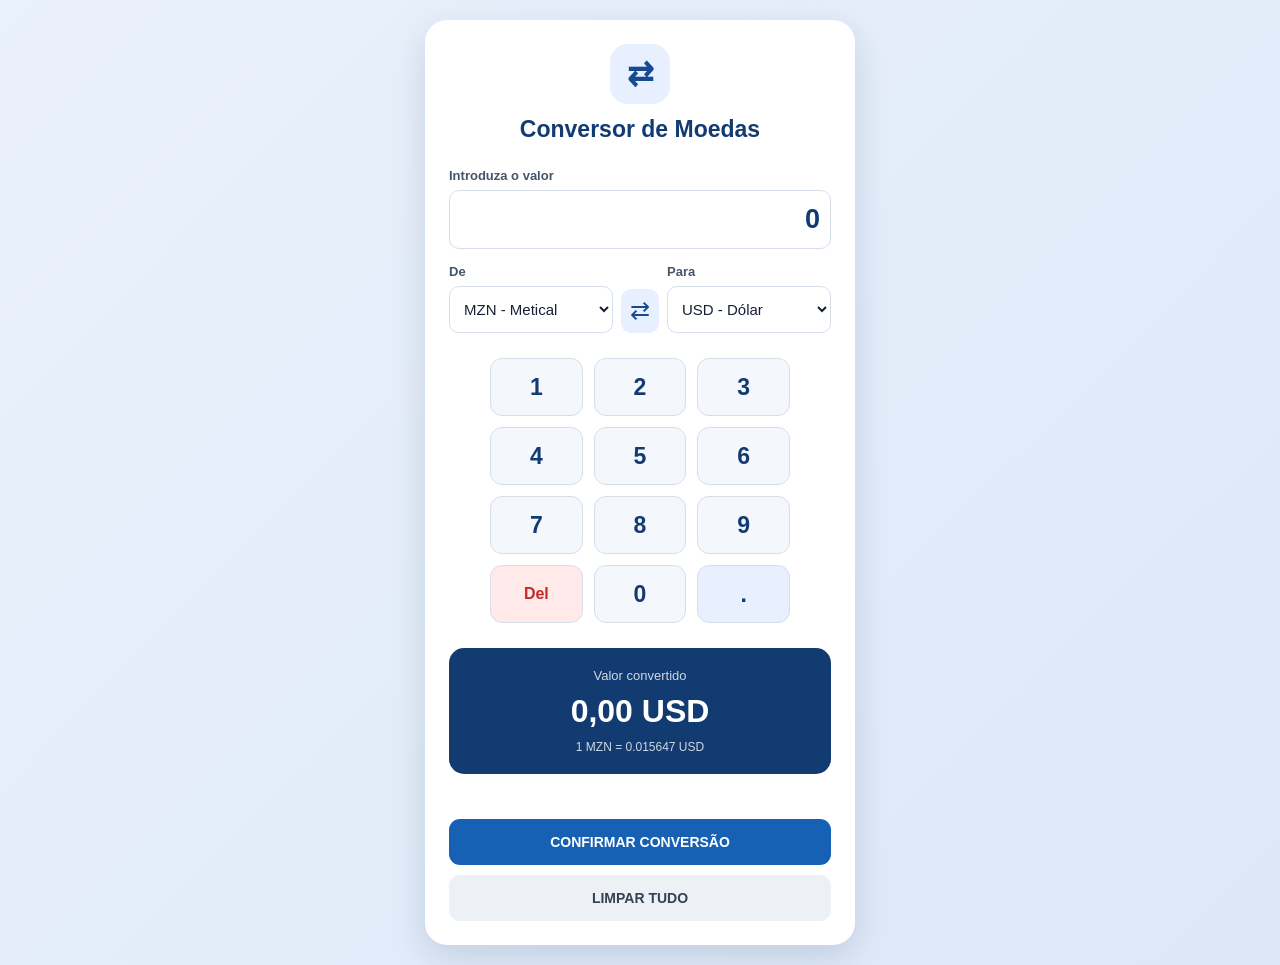
<file: index.html>
<!DOCTYPE html>
<html lang="pt">
<head>
    <meta charset="UTF-8">
    <meta name="viewport" content="width=device-width, initial-scale=1.0">
    <meta name="theme-color" content="#123b72">

    <title>Conversor de Moedas</title>

    <link rel="stylesheet" href="style.css">
</head>

<body>

<main class="app">

    <header>
        <div class="symbol">⇄</div>
        <h1>Conversor de Moedas</h1>
    </header>

    <label for="amount">Introduza o valor</label>

    <input
        type="text"
        id="amount"
        class="field amount"
        placeholder="0"
        value="1000"
        readonly
    >

    <div class="currencies">

        <div>
            <label for="from">De</label>

            <select id="from" class="field">
                <option value="MZN">MZN - Metical</option>
                <option value="USD">USD - Dólar</option>
                <option value="EUR">EUR - Euro</option>
                <option value="ZAR">ZAR - Rand</option>
            </select>
        </div>

        <button id="swap" class="swap" type="button">
            ⇄
        </button>

        <div>
            <label for="to">Para</label>

            <select id="to" class="field">
                <option value="USD">USD - Dólar</option>
                <option value="MZN">MZN - Metical</option>
                <option value="EUR">EUR - Euro</option>
                <option value="ZAR">ZAR - Rand</option>
            </select>
        </div>

    </div>

    <!-- TECLADO NUMÉRICO -->

    <div class="keypad">

        <button class="key" data-number="1">1</button>
        <button class="key" data-number="2">2</button>
        <button class="key" data-number="3">3</button>

        <button class="key" data-number="4">4</button>
        <button class="key" data-number="5">5</button>
        <button class="key" data-number="6">6</button>

        <button class="key" data-number="7">7</button>
        <button class="key" data-number="8">8</button>
        <button class="key" data-number="9">9</button>

        <button class="key delete" id="delete">Del</button>
        <button class="key" data-number="0">0</button>
        <button class="key decimal" id="decimal">.</button>

    </div>

    <!-- RESULTADO -->

    <div class="result">

        <small>Valor convertido</small>

        <div id="output">15,63 USD</div>

        <div id="rate">
            Taxa de conversão
        </div>

    </div>

    <div class="error" id="error"></div>

    <button class="confirm" id="keyOK">
        CONFIRMAR CONVERSÃO
    </button>

    <button class="clear" id="clear">
        LIMPAR TUDO
    </button>

</main>

<script src="script.js"></script>

</body>
</html>
</file>
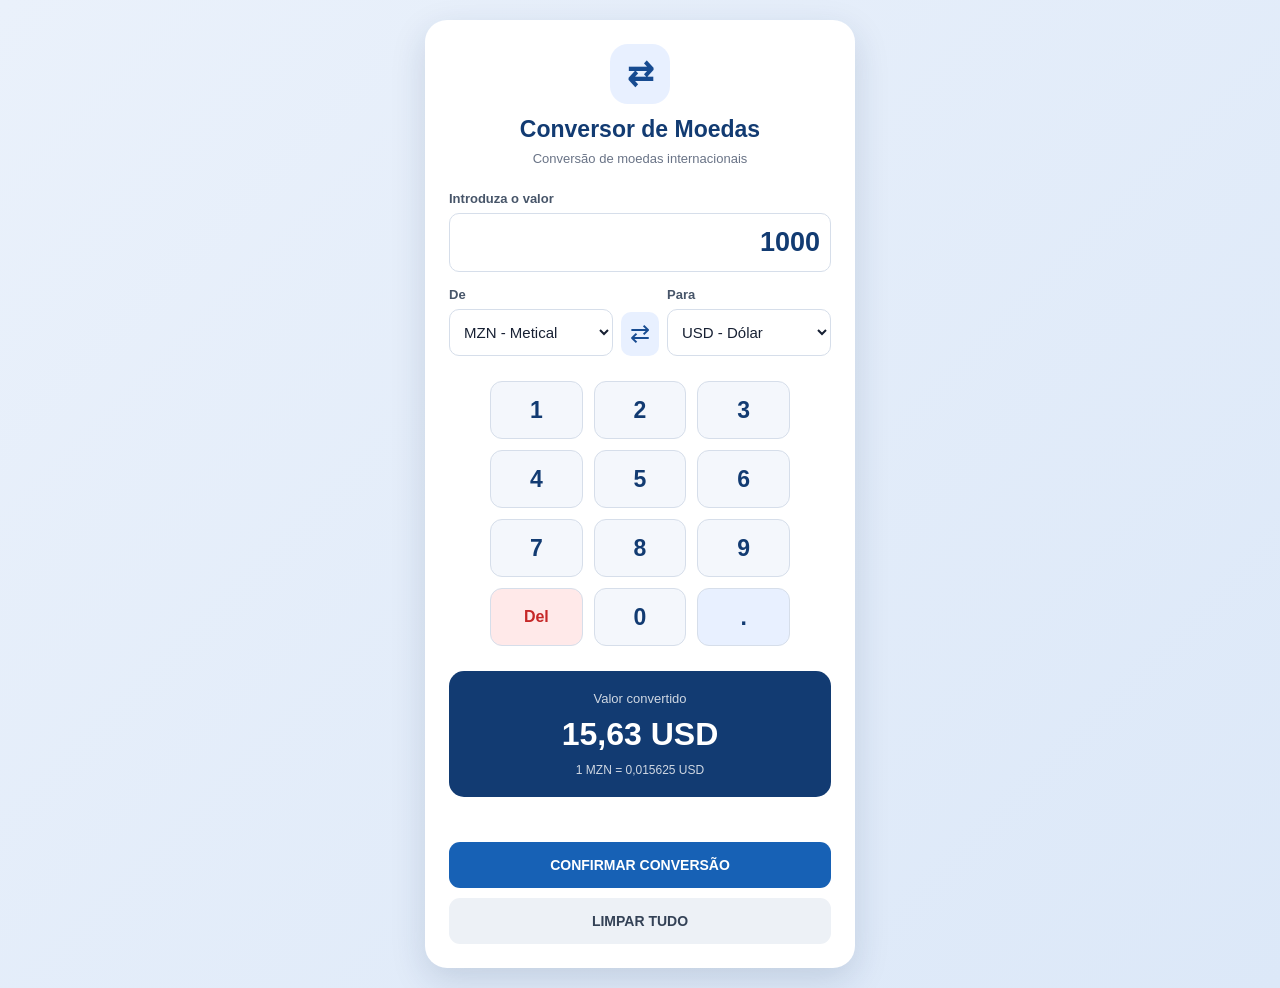
<file: esqueleto.html>
<!DOCTYPE html>
<html lang="pt">
<head>
    <meta charset="UTF-8">
    <meta name="viewport" content="width=device-width, initial-scale=1.0">
    <meta name="theme-color" content="#123b72">

    <title>Conversor de Moedas</title>

    <link rel="stylesheet" href="estilo_do_conversor.css">
</head>

<body>

<main class="app">

    <header>
        <div class="symbol">⇄</div>
        <h1>Conversor de Moedas</h1>
        <p>Conversão de moedas internacionais</p>
    </header>

    <label for="amount">Introduza o valor</label>

    <input
        type="text"
        id="amount"
        class="field amount"
        placeholder="0"
        value="1000"
        readonly
    >

    <div class="currencies">

        <div>
            <label for="from">De</label>

            <select id="from" class="field">
                <option value="MZN">MZN - Metical</option>
                <option value="USD">USD - Dólar</option>
                <option value="EUR">EUR - Euro</option>
                <option value="ZAR">ZAR - Rand</option>
            </select>
        </div>

        <button id="swap" class="swap" type="button">
            ⇄
        </button>

        <div>
            <label for="to">Para</label>

            <select id="to" class="field">
                <option value="USD">USD - Dólar</option>
                <option value="MZN">MZN - Metical</option>
                <option value="EUR">EUR - Euro</option>
                <option value="ZAR">ZAR - Rand</option>
            </select>
        </div>

    </div>

    <!-- TECLADO NUMÉRICO -->

    <div class="keypad">

        <button class="key" data-number="1">1</button>
        <button class="key" data-number="2">2</button>
        <button class="key" data-number="3">3</button>

        <button class="key" data-number="4">4</button>
        <button class="key" data-number="5">5</button>
        <button class="key" data-number="6">6</button>

        <button class="key" data-number="7">7</button>
        <button class="key" data-number="8">8</button>
        <button class="key" data-number="9">9</button>

        <button class="key delete" id="delete">Del</button>
        <button class="key" data-number="0">0</button>
        <button class="key decimal" id="decimal">.</button>

    </div>

    <!-- RESULTADO -->

    <div class="result">

        <small>Valor convertido</small>

        <div id="output">15,63 USD</div>

        <div id="rate">
            Taxa de conversão
        </div>

    </div>

    <div class="error" id="error"></div>

    <button class="confirm" id="keyOK">
        CONFIRMAR CONVERSÃO
    </button>

    <button class="clear" id="clear">
        LIMPAR TUDO
    </button>

</main>

<script src="index.js"></script>

</body>
</html>
</file>
<file: style.css>
* {
    box-sizing: border-box;
    margin: 0;
    padding: 0;
}

body {
    min-height: 100vh;
    padding: 20px 12px;

    display: flex;
    justify-content: center;
    align-items: center;

    font-family: Arial, sans-serif;

    background: linear-gradient(
        135deg,
        #eaf1fb,
        #dce8f8
    );

    color: #172033;
}

.app {
    width: 100%;
    max-width: 430px;

    padding: 24px;

    background: white;

    border-radius: 22px;

    box-shadow: 0 12px 35px
        rgba(22, 49, 86, 0.15);
}

header {
    text-align: center;
    margin-bottom: 25px;
}

.symbol {
    width: 60px;
    height: 60px;

    margin: 0 auto 12px;

    display: flex;
    justify-content: center;
    align-items: center;

    background: #e8f0ff;

    border-radius: 18px;

    color: #174b91;
    font-size: 32px;
    font-weight: bold;
}

h1 {
    color: #123b72;
    font-size: 23px;
    margin-bottom: 8px;
}

header p {
    color: #697386;
    font-size: 13px;
}

label {
    display: block;

    margin: 15px 0 7px;

    font-size: 13px;
    font-weight: bold;

    color: #475569;
}

.field {
    width: 100%;

    padding: 13px 10px;

    border: 1px solid #d6deea;

    border-radius: 10px;

    background: white;

    color: #172033;

    font-size: 15px;

    outline: none;
}

.field:focus {
    border-color: #2765b5;
}

.amount {
    font-size: 27px;
    font-weight: bold;
    color: #123b72;
    text-align: right;
}

.currencies {
    display: grid;

    grid-template-columns: 1fr 38px 1fr;

    gap: 8px;

    align-items: end;
}

.swap {
    height: 44px;
    width: 38px;

    border: none;

    border-radius: 10px;

    background: #e8f0ff;

    color: #174b91;

    font-size: 24px;

    cursor: pointer;
}

/* TECLADO NUMÉRICO */

.keypad {
    display: grid;

    grid-template-columns: repeat(3, 1fr);

    gap: 11px;

    margin: 25px auto;

    max-width: 300px;
}

.key {
    height: 58px;

    border: 1px solid #d6deea;

    border-radius: 12px;

    background: #f4f7fc;

    color: #123b72;

    font-size: 23px;

    font-weight: bold;

    cursor: pointer;

    transition: 0.15s;
}

.key:active {
    transform: scale(0.94);
    background: #dce8fa;
}

.delete {
    background: #ffe9e9;
    color: #c62828;
    font-size: 16px;
}

.decimal {
    background: #e8f0ff;
}

/* RESULTADO */

.result {
    margin-top: 15px;

    padding: 20px;

    border-radius: 15px;

    background: #123b72;

    color: white;

    text-align: center;
}

.result small {
    display: block;

    margin-bottom: 10px;

    font-size: 13px;

    opacity: 0.8;
}

#output {
    font-size: clamp(25px, 7vw, 32px);

    font-weight: bold;

    overflow-wrap: anywhere;
}

#rate {
    margin-top: 10px;

    font-size: 12px;

    opacity: 0.8;
}

.error {
    color: #bd2636;

    font-size: 12px;

    margin: 10px 0;

    min-height: 15px;
}

/* BOTÕES PRINCIPAIS */

.confirm,
.clear {
    width: 100%;

    padding: 15px;

    border: none;

    border-radius: 11px;

    font-size: 14px;

    font-weight: bold;

    cursor: pointer;

    margin-top: 10px;
}

.confirm {
    background: #1761b5;
    color: white;
}

.clear {
    background: #edf1f6;
    color: #344256;
}

.confirm:active,
.clear:active,
.swap:active {
    transform: scale(0.98);
}

.note {
    margin-top: 17px;

    text-align: center;

    color: #7b8493;

    font-size: 11px;

    line-height: 1.5;
}

/* ADAPTAÇÃO PARA TELEMÓVEIS */

@media (max-width: 360px) {

    .app {
        padding: 18px;
    }

    h1 {
        font-size: 20px;
    }

    .keypad {
        gap: 8px;
    }

    .key {
        height: 53px;
    }
}
</file>
<file: estilo_do_conversor.css>
* {
    box-sizing: border-box;
    margin: 0;
    padding: 0;
}

body {
    min-height: 100vh;
    padding: 20px 12px;

    display: flex;
    justify-content: center;
    align-items: center;

    font-family: Arial, sans-serif;

    background: linear-gradient(
        135deg,
        #eaf1fb,
        #dce8f8
    );

    color: #172033;
}

.app {
    width: 100%;
    max-width: 430px;

    padding: 24px;

    background: white;

    border-radius: 22px;

    box-shadow: 0 12px 35px
        rgba(22, 49, 86, 0.15);
}

header {
    text-align: center;
    margin-bottom: 25px;
}

.symbol {
    width: 60px;
    height: 60px;

    margin: 0 auto 12px;

    display: flex;
    justify-content: center;
    align-items: center;

    background: #e8f0ff;

    border-radius: 18px;

    color: #174b91;
    font-size: 32px;
    font-weight: bold;
}

h1 {
    color: #123b72;
    font-size: 23px;
    margin-bottom: 8px;
}

header p {
    color: #697386;
    font-size: 13px;
}

label {
    display: block;

    margin: 15px 0 7px;

    font-size: 13px;
    font-weight: bold;

    color: #475569;
}

.field {
    width: 100%;

    padding: 13px 10px;

    border: 1px solid #d6deea;

    border-radius: 10px;

    background: white;

    color: #172033;

    font-size: 15px;

    outline: none;
}

.field:focus {
    border-color: #2765b5;
}

.amount {
    font-size: 27px;
    font-weight: bold;
    color: #123b72;
    text-align: right;
}

.currencies {
    display: grid;

    grid-template-columns: 1fr 38px 1fr;

    gap: 8px;

    align-items: end;
}

.swap {
    height: 44px;
    width: 38px;

    border: none;

    border-radius: 10px;

    background: #e8f0ff;

    color: #174b91;

    font-size: 24px;

    cursor: pointer;
}

/* TECLADO NUMÉRICO */

.keypad {
    display: grid;

    grid-template-columns: repeat(3, 1fr);

    gap: 11px;

    margin: 25px auto;

    max-width: 300px;
}

.key {
    height: 58px;

    border: 1px solid #d6deea;

    border-radius: 12px;

    background: #f4f7fc;

    color: #123b72;

    font-size: 23px;

    font-weight: bold;

    cursor: pointer;

    transition: 0.15s;
}

.key:active {
    transform: scale(0.94);
    background: #dce8fa;
}

.delete {
    background: #ffe9e9;
    color: #c62828;
    font-size: 16px;
}

.decimal {
    background: #e8f0ff;
}

/* RESULTADO */

.result {
    margin-top: 15px;

    padding: 20px;

    border-radius: 15px;

    background: #123b72;

    color: white;

    text-align: center;
}

.result small {
    display: block;

    margin-bottom: 10px;

    font-size: 13px;

    opacity: 0.8;
}

#output {
    font-size: clamp(25px, 7vw, 32px);

    font-weight: bold;

    overflow-wrap: anywhere;
}

#rate {
    margin-top: 10px;

    font-size: 12px;

    opacity: 0.8;
}

.error {
    color: #bd2636;

    font-size: 12px;

    margin: 10px 0;

    min-height: 15px;
}

/* BOTÕES PRINCIPAIS */

.confirm,
.clear {
    width: 100%;

    padding: 15px;

    border: none;

    border-radius: 11px;

    font-size: 14px;

    font-weight: bold;

    cursor: pointer;

    margin-top: 10px;
}

.confirm {
    background: #1761b5;
    color: white;
}

.clear {
    background: #edf1f6;
    color: #344256;
}

.confirm:active,
.clear:active,
.swap:active {
    transform: scale(0.98);
}

.note {
    margin-top: 17px;

    text-align: center;

    color: #7b8493;

    font-size: 11px;

    line-height: 1.5;
}

/* ADAPTAÇÃO PARA TELEMÓVEIS */

@media (max-width: 360px) {

    .app {
        padding: 18px;
    }

    h1 {
        font-size: 20px;
    }

    .keypad {
        gap: 8px;
    }

    .key {
        height: 53px;
    }
}
</file>
